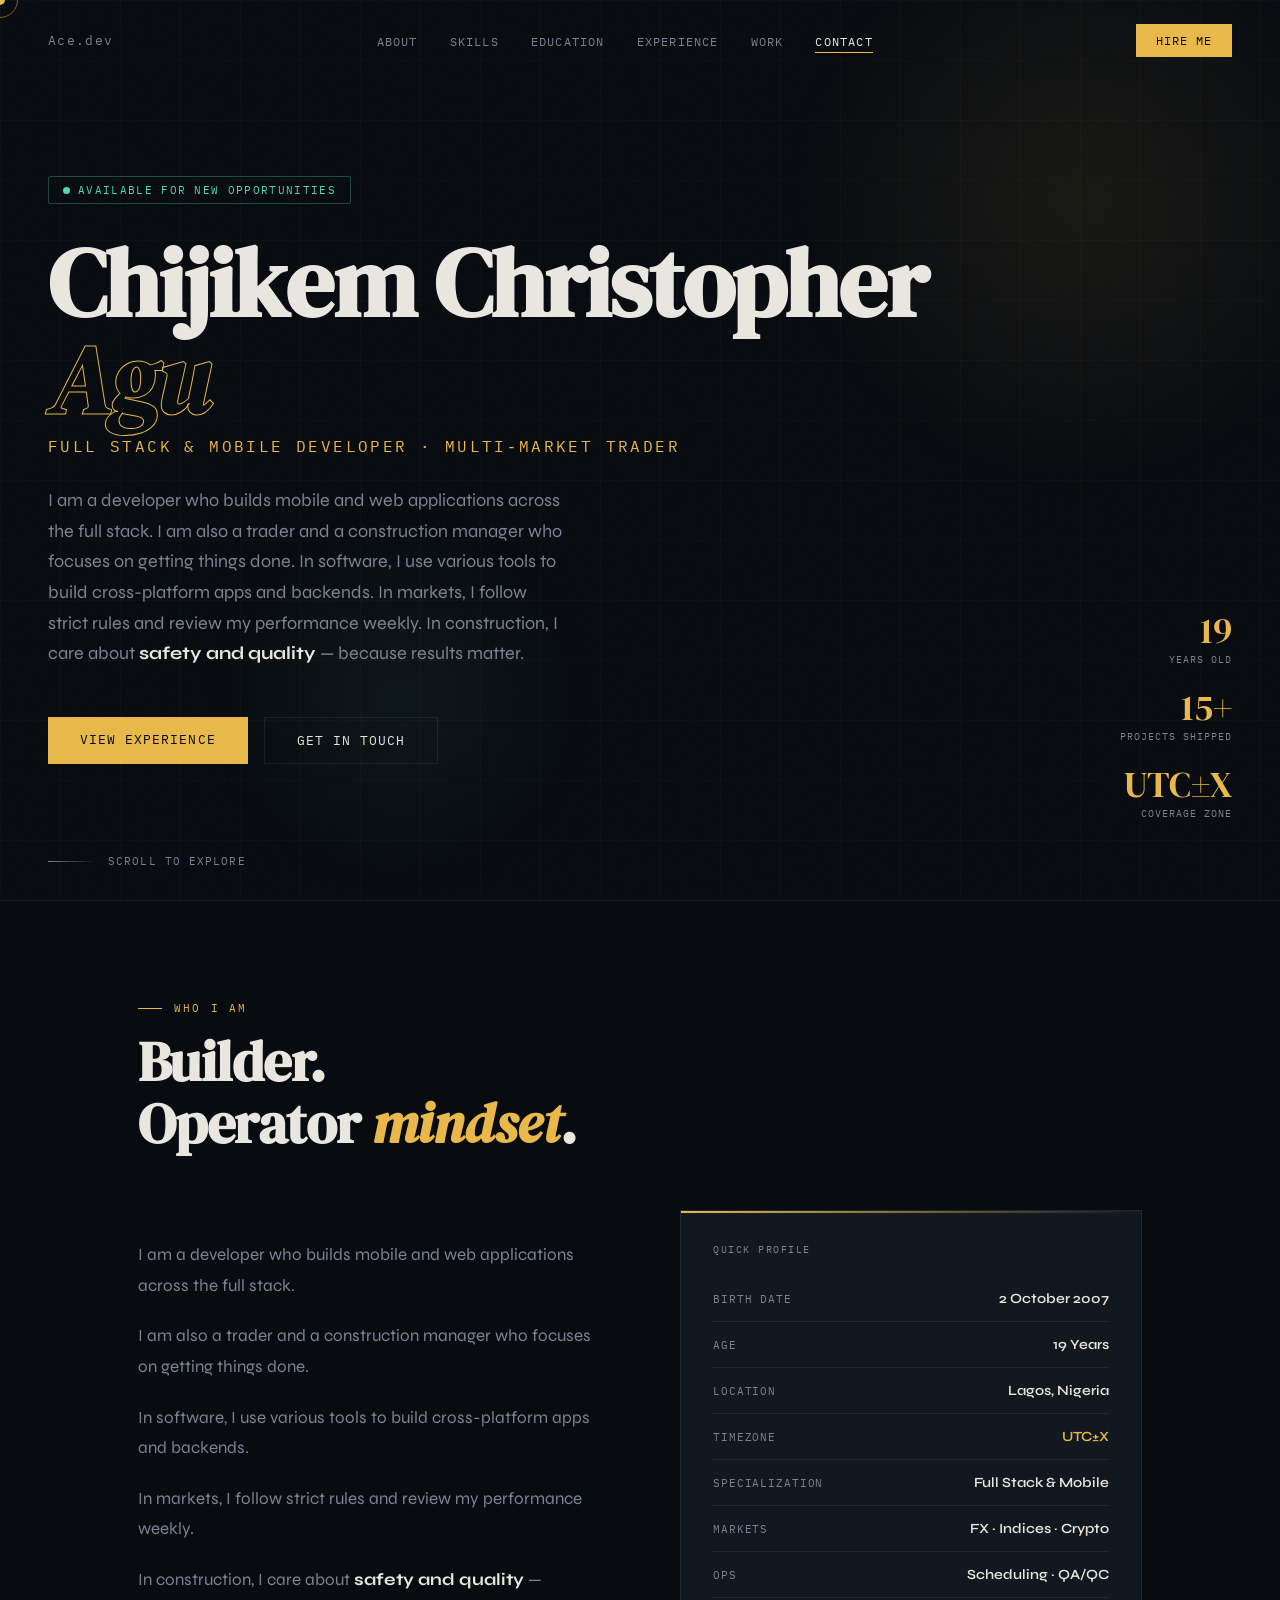
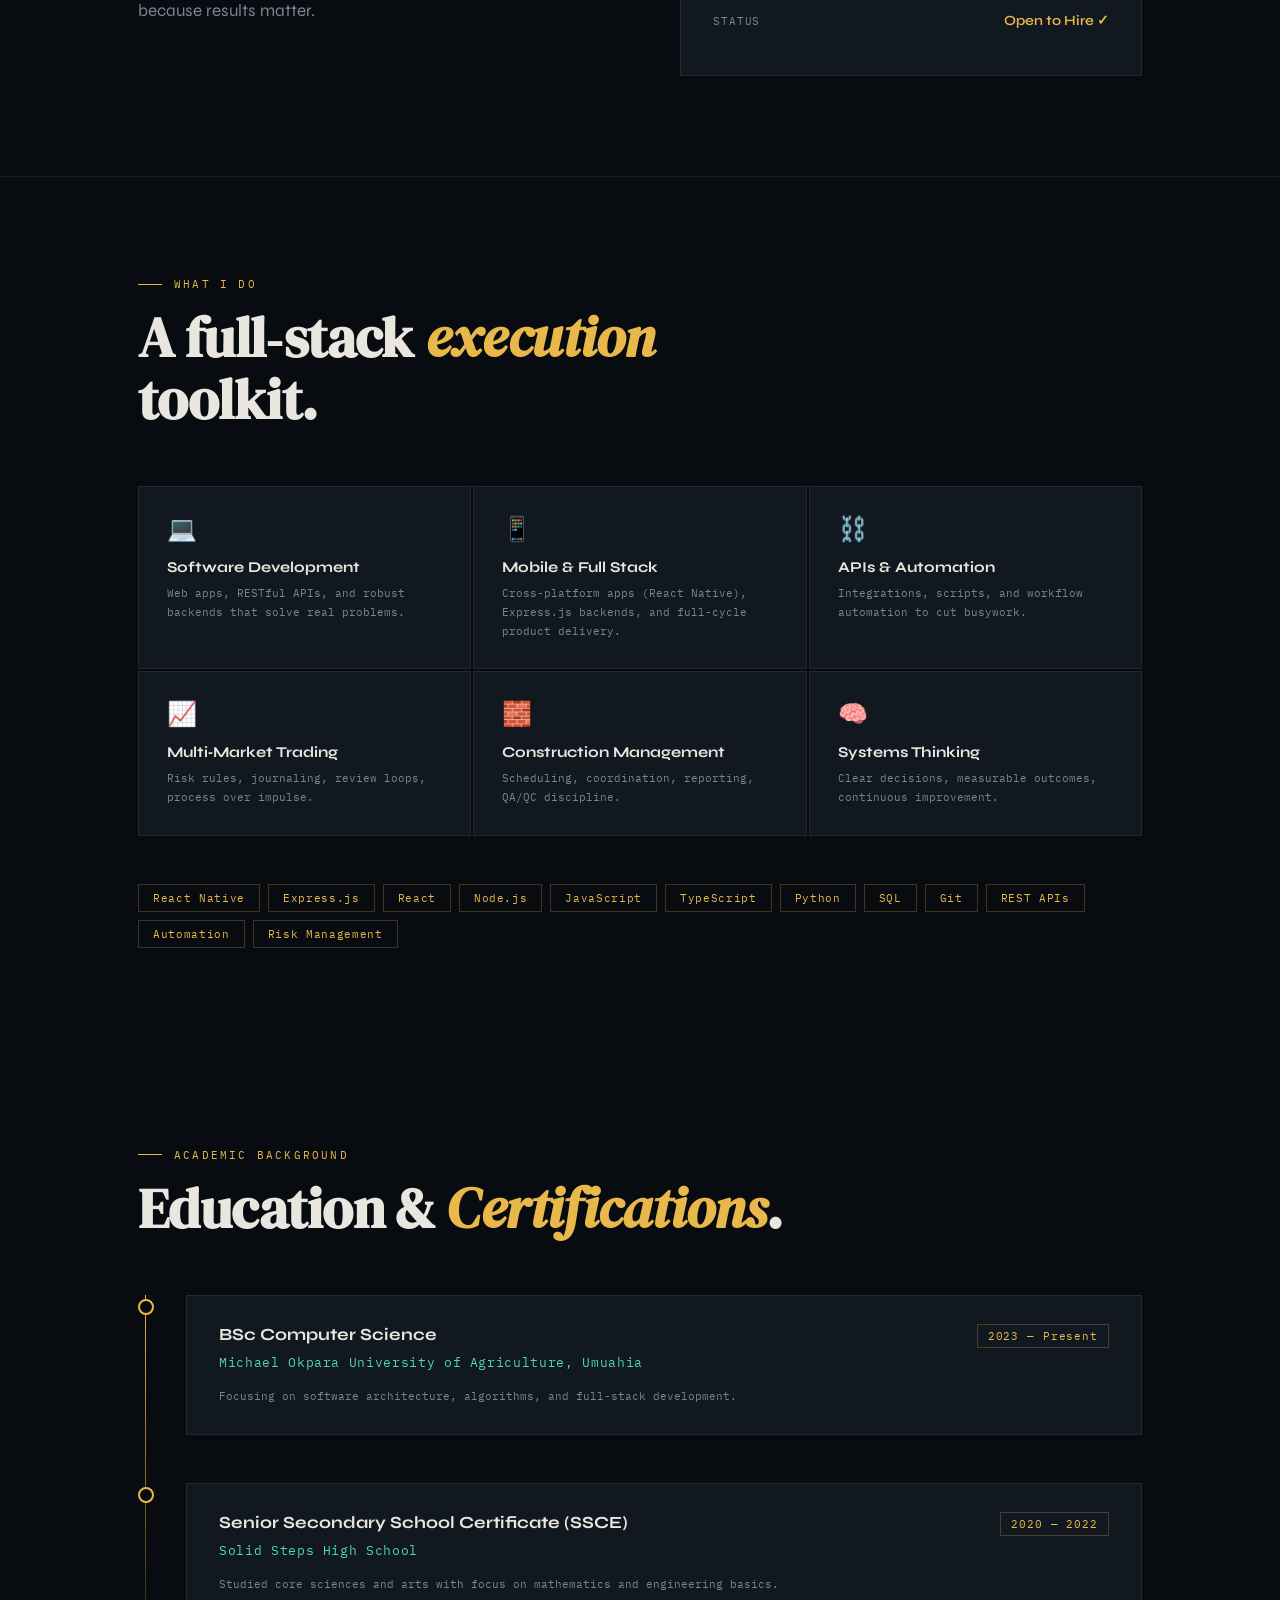
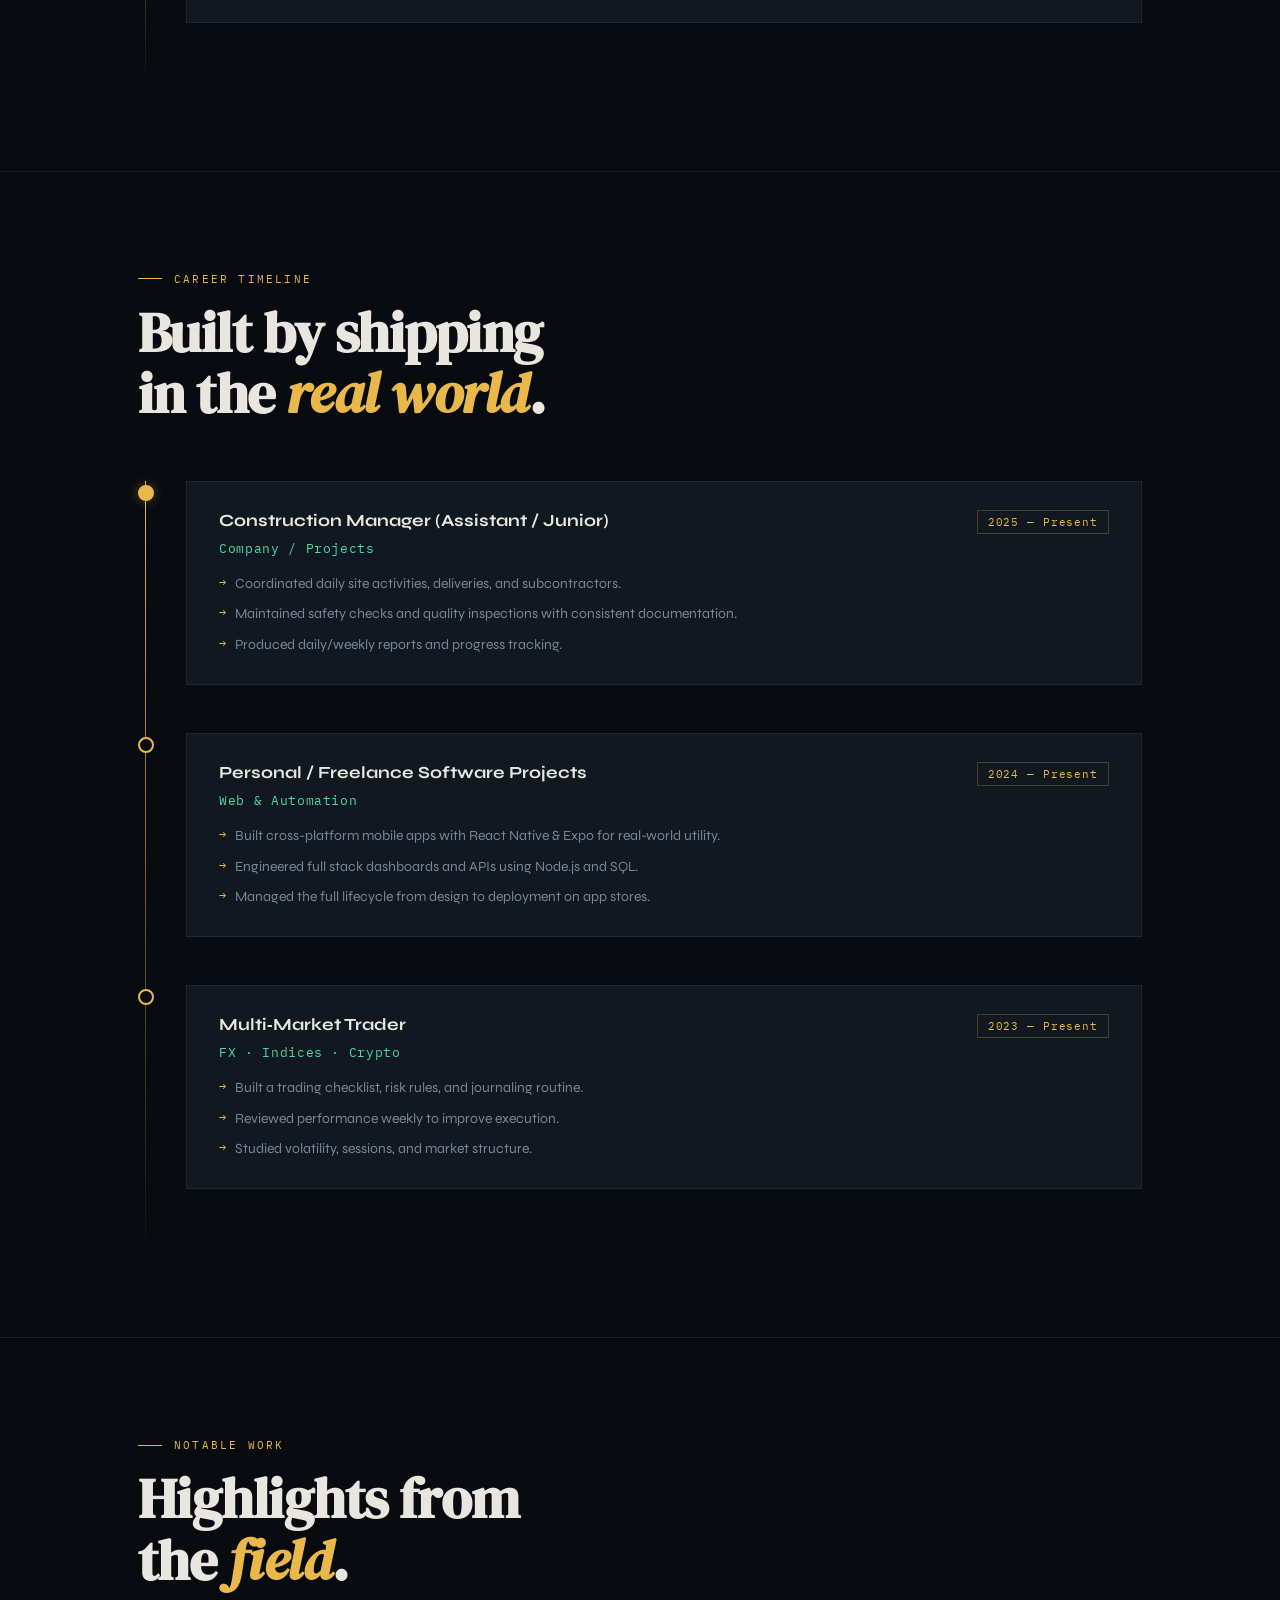
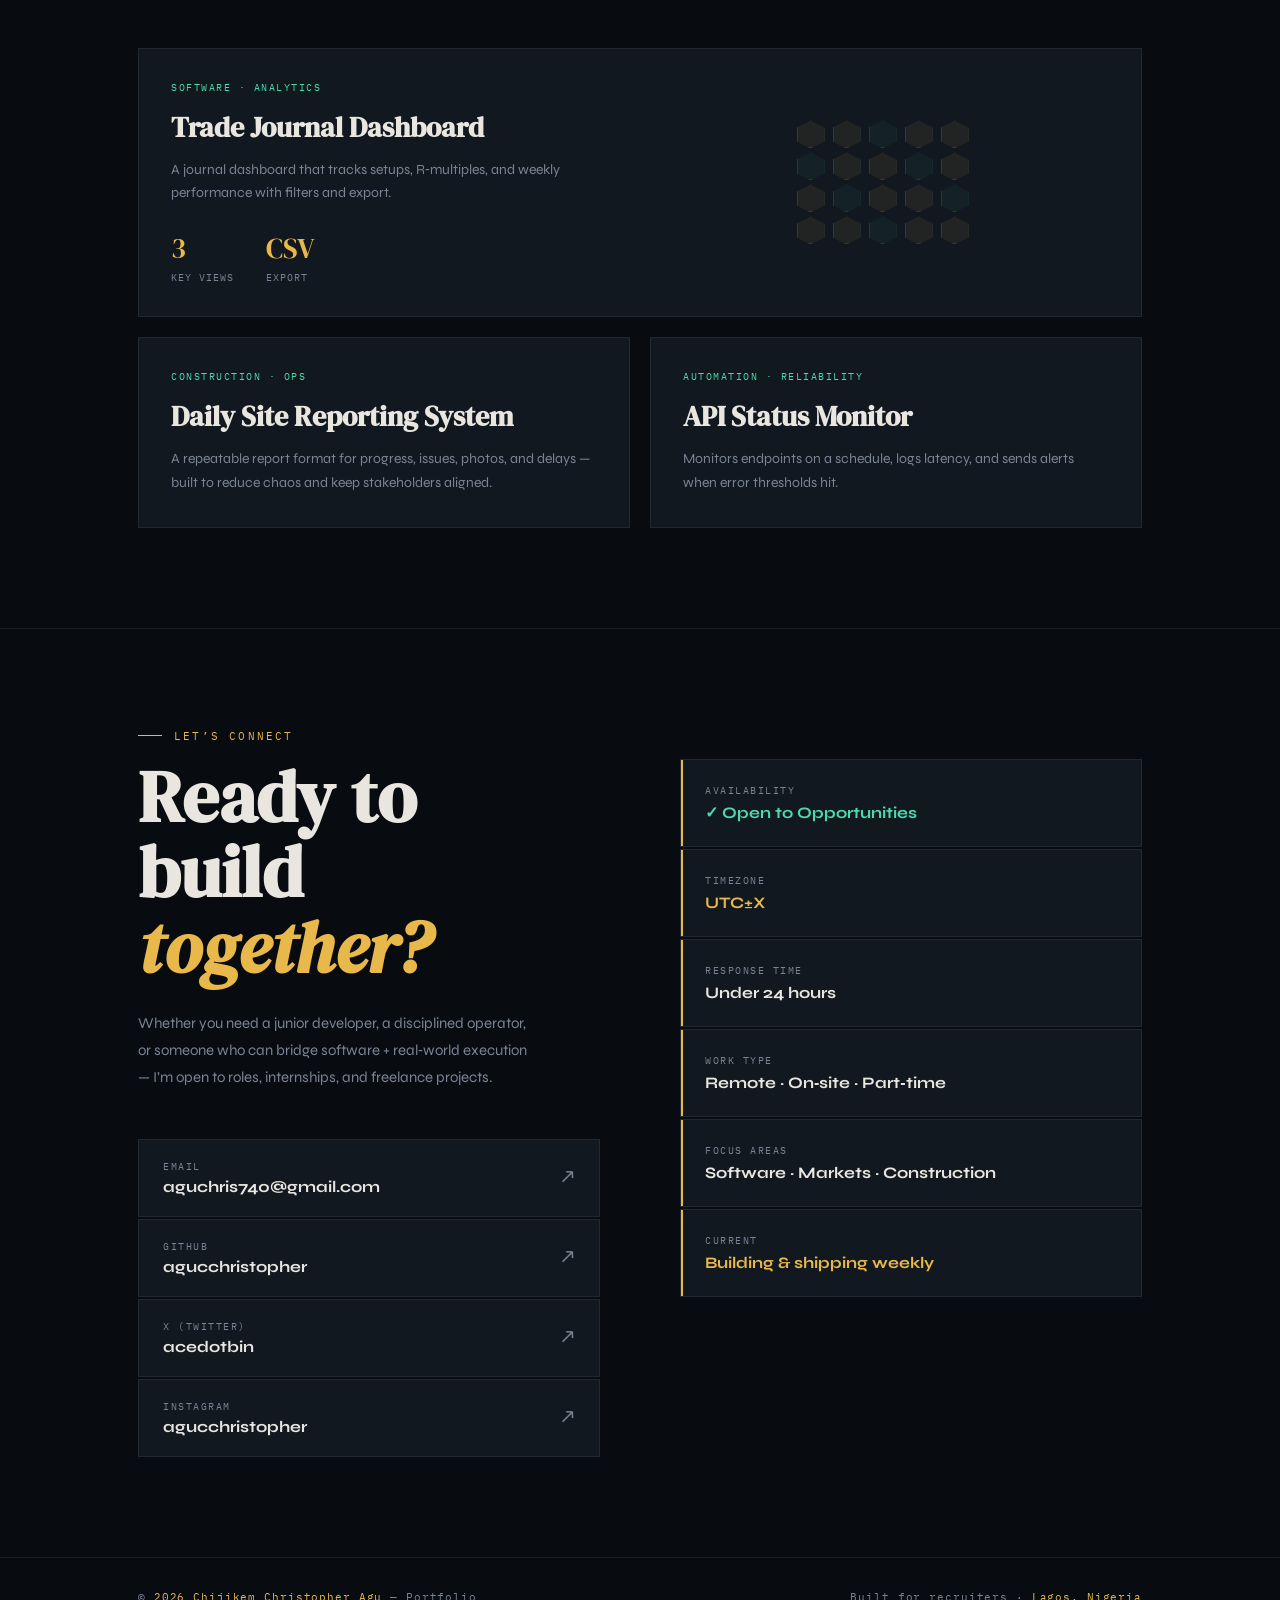
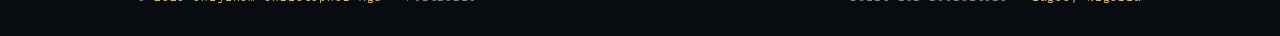
<file: index.html>
<!doctype html>
<html lang="en">

<head>
  <meta charset="UTF-8" />
  <meta name="viewport" content="width=device-width, initial-scale=1.0" />
  <meta name="theme-color" content="#080b10" />
  <title>Chijikem Christopher Agu — Software • Trading • Construction</title>
  <link rel="preconnect" href="https://fonts.googleapis.com" />
  <link rel="preconnect" href="https://fonts.gstatic.com" crossorigin />
  <link
    href="https://fonts.googleapis.com/css2?family=DM+Serif+Display:ital@0;1&family=IBM+Plex+Mono:wght@300;400;500&family=Syne:wght@400;600;700;800&display=swap"
    rel="stylesheet" />
  <link rel="stylesheet" href="./styles.css" />
</head>

<body>
  <a class="sr-only skip-link" href="#about">Skip to content</a>
  <div class="cursor" id="cursor" aria-hidden="true"></div>
  <div class="cursor-ring" id="cursorRing" aria-hidden="true"></div>

  <nav>
    <a href="#hero" class="nav-logo"><span id="logo-main">YN</span><span id="logo-ext">.dev</span></a>
    <ul class="nav-links">
      <li><a href="#about">About</a></li>
      <li><a href="#skills">Skills</a></li>
      <li><a href="#education">Education</a></li>
      <li><a href="#experience">Experience</a></li>
      <li><a href="#work">Work</a></li>
      <li><a href="#contact">Contact</a></li>
    </ul>
    <div class="nav-right">
      <a href="mailto:you@email.com" class="nav-cta info-email">Hire Me</a>
      <button class="nav-toggle" type="button" aria-expanded="false" aria-controls="mobileNav">
        <span class="sr-only">Open menu</span>
        <span class="nav-toggle-bars" aria-hidden="true"></span>
      </button>
    </div>
  </nav>

  <div id="mobileNav" class="mobile-nav" hidden>
    <a href="#about" class="mobile-link">About</a>
    <a href="#skills" class="mobile-link">Skills</a>
    <a href="#education" class="mobile-link">Education</a>
    <a href="#experience" class="mobile-link">Experience</a>
    <a href="#work" class="mobile-link">Work</a>
    <a href="#contact" class="mobile-link">Contact</a>
    <a href="mailto:you@email.com" class="mobile-cta info-email">Hire Me</a>
  </div>

  <section id="hero">
    <div class="hero-glow"></div>
    <div class="hero-glow-2"></div>

    <div class="hero-inner">
      <div id="hero-badge" class="hero-badge">Available for New Opportunities</div>
      <h1 class="hero-name"><span id="hero-firstname">Your</span><br /><span id="hero-surname"
          class="highlight">Name</span></h1>
      <div id="hero-title" class="hero-title">Software Developer · Trader · Manager</div>
      <p id="hero-desc" class="hero-desc">Building systems and managing execution.</p>
      <div class="hero-actions">
        <a href="#experience" class="btn-primary">View Experience</a>
        <a href="#contact" class="btn-secondary">Get In Touch</a>
      </div>
    </div>

    <div class="hero-stats" aria-label="Highlights">
      <div class="stat-item">
        <div id="stat-age" class="stat-num">--</div>
        <div class="stat-label">Years Old</div>
      </div>
      <div class="stat-item">
        <div id="stat-projects" class="stat-num">--</div>
        <div class="stat-label">Projects Shipped</div>
      </div>
      <div class="stat-item">
        <div id="stat-timezone" class="stat-num">--</div>
        <div class="stat-label">Coverage Zone</div>
      </div>
    </div>

    <div class="scroll-hint" aria-hidden="true">
      <div class="scroll-line"></div>
      Scroll to explore
    </div>
  </section>

  <section id="about">
    <div class="section-inner">
      <div class="section-label">Who I Am</div>
      <h2 class="section-title">Builder.<br />Operator <em>mindset</em>.</h2>
      <div class="about-grid">
        <div id="about-text" class="about-text reveal">
          <!-- Dynamic Bio -->
        </div>

        <div class="about-card reveal">
          <div class="about-card-label">Quick Profile</div>
          <div class="info-row">
            <span class="info-key">Birth Date</span>
            <span class="info-val" id="info-birthdate">--</span>
          </div>
          <div class="info-row">
            <span class="info-key">Age</span>
            <span class="info-val" id="info-age">--</span>
          </div>
          <div class="info-row">
            <span class="info-key">Location</span>
            <span class="info-val info-location">--</span>
          </div>
          <div class="info-row">
            <span class="info-key">Timezone</span>
            <span class="info-val accent info-timezone">--</span>
          </div>
          <div class="info-row">
            <span class="info-key">Specialization</span>
            <span class="info-val info-specialization">--</span>
          </div>
          <div class="info-row">
            <span class="info-key">Markets</span>
            <span class="info-val info-markets">--</span>
          </div>
          <div class="info-row">
            <span class="info-key">Ops</span>
            <span class="info-val info-ops">--</span>
          </div>
          <div class="info-row">
            <span class="info-key">Status</span>
            <span class="info-val accent" id="info-status">Open to Hire ✓</span>
          </div>
        </div>
      </div>
    </div>
  </section>

  <section id="skills">
    <div class="section-inner">
      <div class="section-label">What I Do</div>
      <h2 class="section-title">A full‑stack <em>execution</em><br />toolkit.</h2>

      <div id="skills-grid" class="skills-grid reveal">
        <!-- Dynamic Skills -->
      </div>

      <div id="tags-row" class="tags-row reveal" aria-label="Keywords">
        <!-- Dynamic Tags -->
      </div>
    </div>
  </section>

  <section id="education">
    <div class="section-inner">
      <div class="section-label">Academic Background</div>
      <h2 class="section-title">Education & <em>Certifications</em>.</h2>

      <div id="edu-timeline" class="timeline">
        <!-- Dynamic Education -->
      </div>
    </div>
  </section>

  <section id="experience">
    <div class="section-inner">
      <div class="section-label">Career Timeline</div>
      <h2 class="section-title">Built by shipping<br />in the <em>real world</em>.</h2>

      <div id="timeline" class="timeline">
        <!-- Dynamic Timeline -->
      </div>
    </div>
  </section>

  <section id="work">
    <div class="section-inner">
      <div class="section-label">Notable Work</div>
      <h2 class="section-title">Highlights from<br />the <em>field</em>.</h2>

      <div id="work-grid" class="work-grid">
        <!-- Dynamic Work -->
      </div>
    </div>
  </section>

  <section id="contact">
    <div class="contact-inner">
      <div class="section-label">Let’s Connect</div>
      <div class="contact-grid">
        <div class="contact-left reveal">
          <h2 class="contact-heading">Ready to<br />build <em>together?</em></h2>
          <p class="contact-subtext">Whether you need a junior developer, a disciplined operator, or someone who can
            bridge software + real‑world execution — I’m open to roles, internships, and freelance projects.</p>

          <div id="contact-links" class="contact-links">
            <!-- Dynamic Socials -->
          </div>
        </div>

        <div class="contact-right reveal">
          <div class="contact-fact">
            <div class="contact-fact-label">Availability</div>
            <div class="contact-fact-value green" id="contact-hire-status">✓ Open to Opportunities</div>
          </div>
          <div class="contact-fact">
            <div class="contact-fact-label">Timezone</div>
            <div class="contact-fact-value gold info-timezone">--</div>
          </div>
          <div class="contact-fact">
            <div class="contact-fact-label">Response Time</div>
            <div class="contact-fact-value">Under 24 hours</div>
          </div>
          <div class="contact-fact">
            <div class="contact-fact-label">Work Type</div>
            <div class="contact-fact-value">Remote · On‑site · Part‑time</div>
          </div>
          <div class="contact-fact">
            <div class="contact-fact-label">Focus Areas</div>
            <div class="contact-fact-value">Software · Markets · Construction</div>
          </div>
          <div class="contact-fact">
            <div class="contact-fact-label">Current</div>
            <div class="contact-fact-value gold">Building & shipping weekly</div>
          </div>
        </div>
      </div>
    </div>
  </section>

  <footer>
    <div class="footer-inner">
      <span class="footer-text">© <span id="year"></span> <span class="info-name-footer">Your Name</span> —
        Portfolio</span>
      <span class="footer-text">Built for recruiters · <span class="info-location-footer">Your City</span></span>
    </div>
  </footer>

  <script src="./data.js"></script>
  <script src="./script.js"></script>
</body>

</html>
</file>
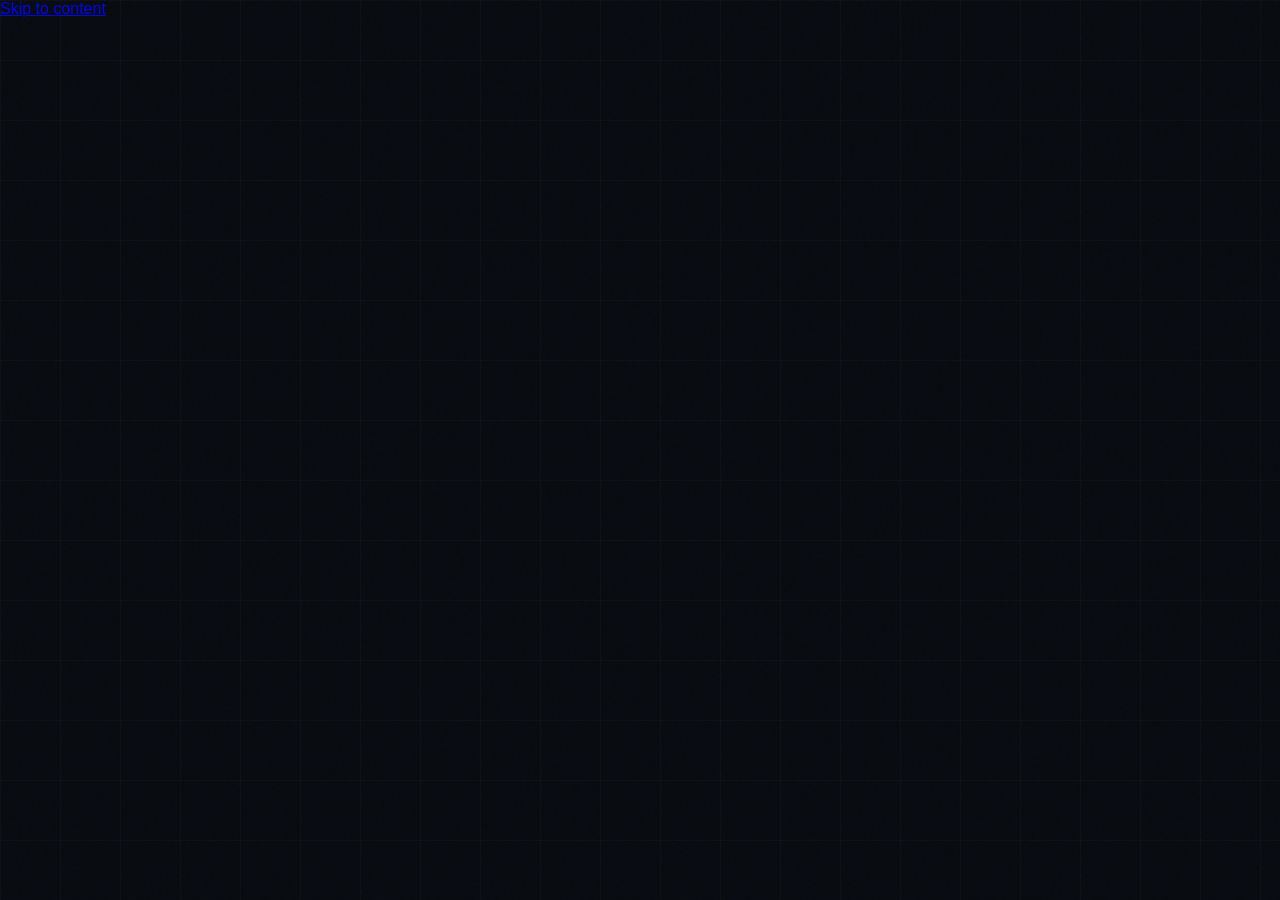
<file: second.html>
<!doctype html>
<html lang="en" data-theme="light">

<head>
    <meta charset="UTF-8" />
    <meta name="viewport" content="width=device-width, initial-scale=1" />
    <meta name="theme-color" content="#f8fafc" />
    <meta name="description"
        content="Portfolio of an 18-year-old software developer, multi-market trader, and construction manager." />
    <title>Alex Carter — Portfolio</title>
    <link rel="preconnect" href="https://fonts.googleapis.com" />
    <link rel="preconnect" href="https://fonts.gstatic.com" crossorigin />
    <link href="https://fonts.googleapis.com/css2?family=Inter:wght@400;500;600;700&display=swap" rel="stylesheet" />
    <link rel="stylesheet" href="./styles.css" />
</head>

<body data-contact-email="you@email.com">
    <a class="skip-link" href="#main">Skip to content</a>

    <!-- <header class="site-header">
      <div class="container header-inner">
        <a class="brand" href="#top" aria-label="Go to top">
          <span class="brand-mark" aria-hidden="true">AC</span>
          <span class="brand-text">Alex Carter</span>
        </a>

        <div class="header-actions">
          <a class="btn primary small" href="#contact">Hire me</a>
          <button
            class="theme-toggle"
            type="button"
            aria-label="Toggle theme"
            aria-pressed="false"
            title="Toggle theme"
          >
            <span class="theme-toggle-icon" aria-hidden="true"></span>
            <span class="theme-toggle-text">Theme</span>
          </button>

          <nav class="nav" aria-label="Primary">
            <button class="nav-toggle" type="button" aria-expanded="false" aria-controls="navMenu">
              <span class="sr-only">Open menu</span>
              <span class="nav-toggle-bars" aria-hidden="true"></span>
            </button>

            <div id="navMenu" class="nav-menu">
              <a class="nav-link" href="#about">About</a>
              <a class="nav-link" href="#services">Skills</a>
              <a class="nav-link" href="#experience">Experience</a>
              <a class="nav-link" href="#work">Work</a>
              <a class="nav-link" href="#contact">Contact</a>
            </div>
          </nav>
        </div>
      </div>
    </header> -->

    <!-- <main id="main">
      <section id="top" class="hero">
        <div class="container hero-grid">
          <div class="hero-copy">
            <a class="pill pill-link" href="#contact">
              <span class="dot" aria-hidden="true"></span>
              Available for new opportunities
            </a>

            <p class="kicker">AC.dev</p>
            <h1 class="hero-title">
              Alex<br />
              <span class="accent">Carter</span>
            </h1>

            <p class="hero-subtitle">
              Software Developer &nbsp;·&nbsp; Multi‑Market Trader &nbsp;·&nbsp;
              Construction Manager
            </p>
            <p class="lede">
              I build reliable software and operational systems — from clean UIs
              and APIs to risk rules and on‑site execution. I’m early-career,
              but I work like a pro: measurable outcomes and consistent
              delivery.
            </p>

            <div class="hero-cta">
              <a class="btn primary" href="#experience">View experience</a>
              <a class="btn" href="#contact">Get in touch</a>
            </div>

            <div class="metrics" role="list" aria-label="Key metrics">
              <div class="metric" role="listitem">
                <div class="metric-n">1+</div>
                <div class="metric-k">Years building</div>
              </div>
              <div class="metric" role="listitem">
                <div class="metric-n">5+</div>
                <div class="metric-k">Projects shipped</div>
              </div>
              <div class="metric" role="listitem">
                <div class="metric-n">UTC±X</div>
                <div class="metric-k">Coverage zone</div>
              </div>
            </div>

            <p class="scroll-hint" aria-hidden="true">Scroll to explore</p>
          </div>

          <aside class="hero-card" aria-label="Quick profile">
            <div class="card card-hero">
              <div class="card-top">
                <div class="avatar" aria-hidden="true">
                  <span>AC</span>
                </div>
                <div>
                  <div class="card-name">Alex Carter</div>
                  <div class="card-role">Software · Markets · Construction</div>
                </div>
              </div>

              <dl class="card-dl">
                <div class="card-dl-row">
                  <dt>Location</dt>
                  <dd>Your City, Country</dd>
                </div>
                <div class="card-dl-row">
                  <dt>Timezone</dt>
                  <dd>UTC±X</dd>
                </div>
                <div class="card-dl-row">
                  <dt>Focus</dt>
                  <dd>Frontend · APIs · Ops</dd>
                </div>
                <div class="card-dl-row">
                  <dt>Status</dt>
                  <dd><span class="badge">Open to hire ✓</span></dd>
                </div>
              </dl>

              <div class="card-actions">
                <a class="btn small primary" href="#contact">Email me</a>
                <a
                  class="btn small ghost"
                  href="./Alex-Carter-Resume.pdf"
                  download
                  >Résumé</a
                >
              </div>
            </div>
          </aside>
        </div>
      </section>

      <section id="about" class="section">
        <div class="container">
          <div class="section-head">
            <h2>Who I am</h2>
            <p class="lead-2">
              <strong>Builder.</strong> <em>Operator.</em>
              <strong>Systems thinker.</strong>
            </p>
          </div>

          <div class="about-grid">
            <div class="panel">
              <p class="about-copy">
                I’m an 18‑year‑old software developer and multi‑market trader
                who also manages construction workflows. I’m comfortable
                switching contexts: debugging code, mapping risk, and
                coordinating crews.
              </p>
              <p class="about-copy">
                My edge is combining clear communication with execution —
                shipping small, reviewing results, and improving the system each
                week.
              </p>
            </div>
            <div class="panel">
              <h3>Quick profile</h3>
              <dl class="profile">
                <div class="profile-row">
                  <dt>Location</dt>
                  <dd>Your City, Country</dd>
                </div>
                <div class="profile-row">
                  <dt>Timezone</dt>
                  <dd>UTC±X</dd>
                </div>
                <div class="profile-row">
                  <dt>Specialties</dt>
                  <dd>Frontend · APIs · Automation</dd>
                </div>
                <div class="profile-row">
                  <dt>Status</dt>
                  <dd><span class="badge">Open to hire</span></dd>
                </div>
              </dl>
            </div>
          </div>

          <div class="panel panel-wide">
            <div class="panel-wide-top">
              <h3>Skills</h3>
              <p class="panel-wide-note">
                Built for recruiters — specific, not buzzwords.
              </p>
            </div>
            <div class="tags" aria-label="Skills">
              <span class="tag">JavaScript</span>
              <span class="tag">TypeScript</span>
              <span class="tag">React</span>
              <span class="tag">Node.js</span>
              <span class="tag">Python</span>
              <span class="tag">SQL</span>
              <span class="tag">Git</span>
              <span class="tag">CI/CD</span>
              <span class="tag">Trading journal</span>
              <span class="tag">Scheduling</span>
              <span class="tag">QA/QC</span>
            </div>
          </div>
        </div>
      </section>

      <section id="services" class="section section-alt">
        <div class="container">
          <div class="section-head">
            <h2>What I do</h2>
            <p>A full‑stack <em>execution</em> toolkit.</p>
          </div>

          <div class="services">
            <article class="service">
              <div class="service-icon" aria-hidden="true">⌘</div>
              <h3>Software development</h3>
              <p>
                Modern web apps with practical UX, clean architecture, and
                maintainable code.
              </p>
            </article>
            <article class="service">
              <div class="service-icon" aria-hidden="true">🧩</div>
              <h3>Frontend engineering</h3>
              <p>
                Responsive layouts, component systems, accessibility, and
                performance polish.
              </p>
            </article>
            <article class="service">
              <div class="service-icon" aria-hidden="true">⛓</div>
              <h3>APIs & automation</h3>
              <p>
                Integrations, scripts, and tools that remove busywork and reduce
                operational noise.
              </p>
            </article>
            <article class="service">
              <div class="service-icon" aria-hidden="true">↗</div>
              <h3>Multi‑market trading</h3>
              <p>
                Process‑driven execution with risk rules, journaling, and
                continuous review.
              </p>
            </article>
            <article class="service">
              <div class="service-icon" aria-hidden="true">🧱</div>
              <h3>Construction ops</h3>
              <p>
                Scheduling, QA/QC checks, and site reporting that stays
                consistent under pressure.
              </p>
            </article>
            <article class="service">
              <div class="service-icon" aria-hidden="true">🤝</div>
              <h3>Stakeholder communication</h3>
              <p>
                Clear updates, crisp documentation, and decisions written down
                for alignment.
              </p>
            </article>
          </div>
        </div>
      </section>

      <section id="experience" class="section">
        <div class="container">
          <div class="section-head">
            <h2>Career timeline</h2>
            <p>
              Built in the trenches — construction, markets, and software
              shipping.
            </p>
          </div>

          <ol class="timeline">
            <li class="timeline-item">
              <div class="timeline-dot" aria-hidden="true"></div>
              <div class="timeline-content">
                <div class="timeline-top">
                  <h3>Construction Manager (Assistant / Junior)</h3>
                  <div class="timeline-meta">
                    2025 — Present · Company / Projects
                  </div>
                </div>
                <ul>
                  <li>
                    Coordinated daily site activities, deliveries, and
                    subcontractors.
                  </li>
                  <li>
                    Kept safety checks and quality inspections consistent and
                    documented.
                  </li>
                  <li>Produced daily/weekly reports and progress tracking.</li>
                </ul>
              </div>
            </li>

            <li class="timeline-item">
              <div class="timeline-dot" aria-hidden="true"></div>
              <div class="timeline-content">
                <div class="timeline-top">
                  <h3>Freelance / Personal Software Projects</h3>
                  <div class="timeline-meta">
                    2024 — Present · Web & automation
                  </div>
                </div>
                <ul>
                  <li>
                    Built portfolio-ready apps with clean UI and reusable
                    components.
                  </li>
                  <li>
                    Automated repetitive tasks for reporting and data cleanup.
                  </li>
                  <li>
                    Practiced Git workflows, code reviews, and deployment
                    basics.
                  </li>
                </ul>
              </div>
            </li>

            <li class="timeline-item">
              <div class="timeline-dot" aria-hidden="true"></div>
              <div class="timeline-content">
                <div class="timeline-top">
                  <h3>Multi‑Market Trader</h3>
                  <div class="timeline-meta">
                    2023 — Present · FX, indices, crypto
                  </div>
                </div>
                <ul>
                  <li>
                    Maintained a trading journal and performance review cadence.
                  </li>
                  <li>
                    Developed risk rules and a repeatable execution checklist.
                  </li>
                  <li>
                    Studied market structure, volatility, and session behavior.
                  </li>
                </ul>
              </div>
            </li>
          </ol>
        </div>
      </section>

      <section id="work" class="section section-alt">
        <div class="container">
          <div class="section-head">
            <h2>Notable work</h2>
            <p>Highlights that show scope, systems thinking, and delivery.</p>
          </div>

          <div class="highlights">
            <article class="highlight">
              <div class="highlight-top">
                <p class="highlight-k">Software · Analytics</p>
                <h3>Trade Journal Dashboard</h3>
              </div>
              <p class="highlight-desc">
                A journal that tracks setups, R‑multiples, and weekly
                performance with filtering and export.
              </p>
              <div class="tags">
                <span class="tag">React</span>
                <span class="tag">TypeScript</span>
                <span class="tag">CSV</span>
              </div>
              <div class="project-links">
                <a
                  href="https://github.com/your-username/trade-journal"
                  target="_blank"
                  rel="noreferrer"
                  >Code</a
                >
                <a
                  href="https://your-demo-link.com"
                  target="_blank"
                  rel="noreferrer"
                  >Live</a
                >
              </div>
            </article>

            <article class="highlight">
              <div class="highlight-top">
                <p class="highlight-k">Construction · Ops</p>
                <h3>Daily Site Reporting System</h3>
              </div>
              <p class="highlight-desc">
                A repeatable reporting workflow for progress, issues, photos,
                and delays — built to reduce chaos.
              </p>
              <div class="tags">
                <span class="tag">Templates</span>
                <span class="tag">QA/QC</span>
                <span class="tag">Scheduling</span>
              </div>
              <div class="project-links">
                <a href="#contact">Request details</a>
              </div>
            </article>

            <article class="highlight">
              <div class="highlight-top">
                <p class="highlight-k">Automation · Reliability</p>
                <h3>API Status Monitor</h3>
              </div>
              <p class="highlight-desc">
                Monitors endpoints on a schedule, logs latency, and sends alerts
                when error thresholds hit.
              </p>
              <div class="tags">
                <span class="tag">Node.js</span>
                <span class="tag">Cron</span>
                <span class="tag">Webhooks</span>
              </div>
              <div class="project-links">
                <a
                  href="https://github.com/your-username/api-monitor"
                  target="_blank"
                  rel="noreferrer"
                  >Code</a
                >
                <a
                  href="https://your-demo-link.com"
                  target="_blank"
                  rel="noreferrer"
                  >Docs</a
                >
              </div>
            </article>
          </div>
        </div>
      </section>

      <section id="contact" class="section">
        <div class="container">
          <div class="contact-grid">
            <div>
              <div class="section-head left">
                <h2>Let’s connect</h2>
                <p>
                  Ready to build together? I’m open to full‑time, part‑time, and
                  freelance work.
                </p>
              </div>
              <div class="contact-cards">
                <a class="contact-card" href="mailto:you@email.com">
                  <div class="contact-k">Email</div>
                  <div class="contact-v">you@email.com</div>
                </a>
                <a
                  class="contact-card"
                  href="https://github.com/your-username"
                  target="_blank"
                  rel="noreferrer"
                >
                  <div class="contact-k">GitHub</div>
                  <div class="contact-v">github.com/your-username</div>
                </a>
                <a
                  class="contact-card"
                  href="https://www.linkedin.com/in/your-handle"
                  target="_blank"
                  rel="noreferrer"
                >
                  <div class="contact-k">LinkedIn</div>
                  <div class="contact-v">linkedin.com/in/your-handle</div>
                </a>
              </div>

              <div class="availability">
                <div class="availability-item">
                  <div class="availability-k">Availability</div>
                  <div class="availability-v">✓ Open to opportunities</div>
                </div>
                <div class="availability-item">
                  <div class="availability-k">Work type</div>
                  <div class="availability-v">Remote · On‑site · Hybrid</div>
                </div>
                <div class="availability-item">
                  <div class="availability-k">Response time</div>
                  <div class="availability-v">Under 24 hours</div>
                </div>
              </div>
            </div>

            <form class="form" id="contactForm">
              <label>
                <span>Name</span>
                <input
                  name="name"
                  autocomplete="name"
                  required
                  placeholder="Your name"
                />
              </label>
              <label>
                <span>Email</span>
                <input
                  type="email"
                  name="email"
                  autocomplete="email"
                  required
                  placeholder="you@email.com"
                />
              </label>
              <label>
                <span>Message</span>
                <textarea
                  name="message"
                  rows="5"
                  required
                  placeholder="Tell me what you’re building (or hiring for)…"
                ></textarea>
              </label>
              <button class="btn primary" type="submit">Send</button>
              <p class="form-note" id="formNote" aria-live="polite"></p>
            </form>
          </div>
        </div>
      </section>
    </main>

<footer class="footer">
    <div class="container footer-inner">
        <div>© <span id="year"></span> Alex Carter. All rights reserved.</div>
        <a class="back-to-top" href="#top">Back to top</a>
    </div>
</footer>

<script src="./script.js"></script>
</body>

</html> -->
</file>
<file: styles.css>
:root {
  --bg: #080b10;
  --surface: #0d1117;
  --card: #111820;
  --border: rgba(255, 255, 255, 0.07);
  --gold: #e8b84b;
  --gold-dim: rgba(232, 184, 75, 0.15);
  --gold-glow: rgba(232, 184, 75, 0.35);
  --text: #e8e6df;
  --muted: #7a8494;
  --accent: #4dd9ac;
  --accent-dim: rgba(77, 217, 172, 0.12);
}

*,
*::before,
*::after {
  box-sizing: border-box;
  margin: 0;
  padding: 0;
}

html {
  scroll-behavior: smooth;
}

body {
  background: var(--bg);
  color: var(--text);
  font-family: "Syne", sans-serif;
  overflow-x: hidden;
  cursor: auto;
}

/* Custom cursor */
.cursor {
  position: fixed;
  width: 10px;
  height: 10px;
  background: var(--gold);
  border-radius: 50%;
  pointer-events: none;
  z-index: 9999;
  transform: translate(-50%, -50%);
  transition: transform 0.1s, width 0.2s, height 0.2s, background 0.2s;
  mix-blend-mode: screen;
}
.cursor-ring {
  position: fixed;
  width: 36px;
  height: 36px;
  border: 1.5px solid rgba(232, 184, 75, 0.5);
  border-radius: 50%;
  pointer-events: none;
  z-index: 9998;
  transform: translate(-50%, -50%);
  transition: transform 0.18s ease, width 0.25s, height 0.25s, border-color 0.25s;
}
body:hover .cursor {
  opacity: 1;
}

.sr-only{
  position:absolute !important;
  width:1px;
  height:1px;
  padding:0;
  margin:-1px;
  overflow:hidden;
  clip: rect(0, 0, 0, 0);
  white-space:nowrap;
  border:0;
}
.skip-link:focus{
  clip: auto;
  width:auto;
  height:auto;
  margin:0;
  padding: 10px 14px;
  position: fixed;
  z-index: 1000;
  left: 16px;
  top: 16px;
  background: var(--card);
  border: 1px solid rgba(232, 184, 75, 0.35);
  color: var(--text);
  text-decoration:none;
}

/* Noise texture overlay */
body::before {
  content: "";
  position: fixed;
  inset: 0;
  background-image: url("data:image/svg+xml,%3Csvg viewBox='0 0 256 256' xmlns='http://www.w3.org/2000/svg'%3E%3Cfilter id='noise'%3E%3CfeTurbulence type='fractalNoise' baseFrequency='0.9' numOctaves='4' stitchTiles='stitch'/%3E%3C/filter%3E%3Crect width='100%25' height='100%25' filter='url(%23noise)' opacity='0.04'/%3E%3C/svg%3E");
  pointer-events: none;
  z-index: 0;
  opacity: 0.4;
}

/* Grid background lines */
body::after {
  content: "";
  position: fixed;
  inset: 0;
  background-image: linear-gradient(rgba(232, 184, 75, 0.03) 1px, transparent 1px),
    linear-gradient(90deg, rgba(232, 184, 75, 0.03) 1px, transparent 1px);
  background-size: 60px 60px;
  pointer-events: none;
  z-index: 0;
}

/* NAV */
nav {
  position: fixed;
  top: 0;
  left: 0;
  right: 0;
  z-index: 100;
  display: flex;
  justify-content: space-between;
  align-items: center;
  padding: 24px 48px;
  border-bottom: 1px solid transparent;
  background: transparent;
  transition: padding 0.4s cubic-bezier(0.4, 0, 0.2, 1), 
              background 0.4s cubic-bezier(0.4, 0, 0.2, 1), 
              border-color 0.4s cubic-bezier(0.4, 0, 0.2, 1);
}

nav.is-scrolled {
  padding: 16px 48px;
  border-bottom-color: var(--border);
  background: rgba(8, 11, 16, 0.85);
  backdrop-filter: blur(20px);
}
.nav-right{
  display:flex;
  align-items:center;
  gap: 14px;
}
.nav-toggle{
  display:none;
  background: transparent;
  border: 1px solid var(--border);
  width: 44px;
  height: 40px;
  cursor: pointer;
  place-items:center;
}
.nav-toggle:focus-visible{
  outline: 2px solid var(--gold);
  outline-offset: 3px;
}
.nav-toggle-bars{
  width: 18px;
  height: 2px;
  background: var(--text);
  position: relative;
  display:block;
  transition: background 0.2s;
}
.nav-toggle-bars::before,
.nav-toggle-bars::after{
  content:"";
  position:absolute;
  left: 0;
  width: 18px;
  height: 2px;
  background: var(--text);
  transition: transform 0.3s cubic-bezier(0.4, 0, 0.2, 1);
}
.nav-toggle-bars::before{ top: -6px; }
.nav-toggle-bars::after{ top: 6px; }

.nav-toggle[aria-expanded="true"] .nav-toggle-bars {
  background: transparent;
}
.nav-toggle[aria-expanded="true"] .nav-toggle-bars::before {
  transform: translateY(6px) rotate(45deg);
}
.nav-toggle[aria-expanded="true"] .nav-toggle-bars::after {
  transform: translateY(-6px) rotate(-45deg);
}

.mobile-nav{
  display: none;
  position: fixed;
  left: 0;
  right: 0;
  top: var(--nav-h, 69px);
  z-index: 99;
  background: rgba(8, 11, 16, 0.92);
  border-bottom: 1px solid var(--border);
  backdrop-filter: blur(20px);
  padding: 14px 20px 20px;
  gap: 10px;
  transform-origin: top;
  animation: mobileDrop .18s ease both;
}
.mobile-nav:not([hidden]) {
  display: grid;
}
@media (min-width: 769px) {
  .mobile-nav {
    display: none !important;
  }
}
@keyframes mobileDrop{
  from { opacity: 0; transform: translateY(-8px); }
  to { opacity: 1; transform: translateY(0); }
}

/* Removed active state color since it's now handled by underline in nav-links a */
.mobile-link{
  font-family: "IBM Plex Mono", monospace;
  font-size: 12px;
  color: var(--muted);
  letter-spacing: 0.08em;
  text-transform: uppercase;
  text-decoration: none;
  padding: 12px 12px;
  border: 1px solid var(--border);
  background: rgba(17, 24, 32, 0.65);
}
.mobile-link:hover{
  color: var(--gold);
  border-color: rgba(232, 184, 75, 0.25);
}
.mobile-cta{
  font-family: "IBM Plex Mono", monospace;
  font-size: 12px;
  color: var(--bg);
  background: var(--gold);
  padding: 12px 12px;
  text-decoration:none;
  text-transform: uppercase;
  letter-spacing: 0.08em;
}
.mobile-cta:hover{
  background: #f5c94e;
  box-shadow: 0 0 20px var(--gold-glow);
}

/* Focus styles */
a:focus-visible{
  outline: 2px solid var(--gold);
  outline-offset: 3px;
}
.nav-logo {
  font-family: "IBM Plex Mono", monospace;
  font-size: 13px;
  color: var(--gold);
  letter-spacing: 0.1em;
  text-decoration: none;
}
.nav-logo span {
  color: var(--muted);
}
.nav-links {
  display: flex;
  gap: 32px;
  list-style: none;
}
.nav-links a {
  font-family: "IBM Plex Mono", monospace;
  font-size: 12px;
  color: var(--muted);
  text-decoration: none;
  letter-spacing: 0.1em;
  text-transform: uppercase;
  transition: color 0.3s ease;
  position: relative;
  padding: 4px 0;
}
.nav-links a:hover {
  color: var(--gold);
}
.nav-links a::after {
  content: "";
  position: absolute;
  bottom: 0;
  left: 0;
  width: 100%;
  height: 1px;
  background: var(--gold);
  transform: scaleX(0);
  transform-origin: right;
  transition: transform 0.4s cubic-bezier(0.4, 0, 0.2, 1);
}
.nav-links a.is-active {
  color: var(--text);
}
.nav-links a.is-active::after {
  transform: scaleX(1);
  transform-origin: left;
}
.nav-cta {
  font-family: "IBM Plex Mono", monospace;
  font-size: 12px;
  color: var(--bg);
  background: var(--gold);
  border: none;
  padding: 9px 20px;
  cursor: pointer;
  letter-spacing: 0.08em;
  text-transform: uppercase;
  text-decoration: none;
  transition: background 0.2s, box-shadow 0.2s;
}
.nav-cta:hover {
  background: #f5c94e;
  box-shadow: 0 0 20px var(--gold-glow);
}

/* HERO */
#hero {
  position: relative;
  min-height: 100vh;
  display: flex;
  align-items: center;
  padding: 120px 48px 80px;
  z-index: 1;
  overflow: hidden;
}
.hero-glow {
  position: absolute;
  width: 600px;
  height: 600px;
  background: radial-gradient(circle, rgba(232, 184, 75, 0.08) 0%, transparent 70%);
  top: -100px;
  right: -100px;
  pointer-events: none;
  animation: pulse 6s ease-in-out infinite;
}
.hero-glow-2 {
  position: absolute;
  width: 400px;
  height: 400px;
  background: radial-gradient(circle, rgba(77, 217, 172, 0.06) 0%, transparent 70%);
  bottom: 0;
  left: 200px;
  pointer-events: none;
  animation: pulse 8s ease-in-out infinite reverse;
}
@keyframes pulse {
  0%,
  100% {
    transform: scale(1);
    opacity: 1;
  }
  50% {
    transform: scale(1.1);
    opacity: 0.7;
  }
}

.hero-inner {
  max-width: 900px;
}

.hero-badge {
  display: inline-flex;
  align-items: center;
  gap: 8px;
  font-family: "IBM Plex Mono", monospace;
  font-size: 11px;
  color: var(--accent);
  border: 1px solid rgba(77, 217, 172, 0.3);
  padding: 6px 14px;
  border-radius: 2px;
  margin-bottom: 32px;
  letter-spacing: 0.12em;
  text-transform: uppercase;
  animation: fadeUp 0.6s ease both;
}
.hero-badge::before {
  content: "";
  width: 7px;
  height: 7px;
  background: var(--accent);
  border-radius: 50%;
  animation: blink 1.5s ease infinite;
}
@keyframes blink {
  0%,
  100% {
    opacity: 1;
  }
  50% {
    opacity: 0.3;
  }
}

.hero-name {
  font-family: "DM Serif Display", serif;
  font-size: clamp(52px, 8vw, 96px);
  line-height: 1;
  letter-spacing: -0.02em;
  margin-bottom: 8px;
  animation: fadeUp 0.6s 0.1s ease both;
}
.hero-name .highlight {
  color: transparent;
  -webkit-text-stroke: 1px var(--gold);
  font-style: italic;
}

.hero-title {
  font-family: "IBM Plex Mono", monospace;
  font-size: 16px;
  color: var(--gold);
  letter-spacing: 0.15em;
  text-transform: uppercase;
  margin-bottom: 28px;
  animation: fadeUp 0.6s 0.2s ease both;
}

.hero-desc {
  font-size: 18px;
  color: var(--muted);
  max-width: 520px;
  line-height: 1.7;
  margin-bottom: 48px;
  animation: fadeUp 0.6s 0.3s ease both;
}
.hero-desc strong {
  color: var(--text);
}

.hero-actions {
  display: flex;
  gap: 16px;
  flex-wrap: wrap;
  animation: fadeUp 0.6s 0.4s ease both;
}
.btn-primary {
  display: inline-block;
  font-family: "IBM Plex Mono", monospace;
  font-size: 13px;
  color: var(--bg);
  background: var(--gold);
  padding: 14px 32px;
  text-decoration: none;
  letter-spacing: 0.08em;
  text-transform: uppercase;
  transition: box-shadow 0.2s, transform 0.2s;
}
.btn-primary:hover {
  box-shadow: 0 0 30px var(--gold-glow);
  transform: translateY(-2px);
}

.btn-secondary {
  display: inline-block;
  font-family: "IBM Plex Mono", monospace;
  font-size: 13px;
  color: var(--text);
  background: transparent;
  border: 1px solid var(--border);
  padding: 14px 32px;
  text-decoration: none;
  letter-spacing: 0.08em;
  text-transform: uppercase;
  transition: border-color 0.2s, color 0.2s;
}
.btn-secondary:hover {
  border-color: var(--gold);
  color: var(--gold);
}

.hero-stats {
  position: absolute;
  right: 48px;
  bottom: 80px;
  display: flex;
  flex-direction: column;
  gap: 24px;
  animation: fadeUp 0.6s 0.5s ease both;
}
.stat-item {
  text-align: right;
}
.stat-num {
  font-family: "DM Serif Display", serif;
  font-size: 36px;
  color: var(--gold);
  line-height: 1;
}
.stat-label {
  font-family: "IBM Plex Mono", monospace;
  font-size: 10px;
  color: var(--muted);
  letter-spacing: 0.1em;
  text-transform: uppercase;
  margin-top: 4px;
}

.scroll-hint {
  position: absolute;
  bottom: 32px;
  left: 48px;
  display: flex;
  align-items: center;
  gap: 12px;
  font-family: "IBM Plex Mono", monospace;
  font-size: 11px;
  color: var(--muted);
  letter-spacing: 0.1em;
  text-transform: uppercase;
  animation: fadeUp 0.6s 0.6s ease both;
}
.scroll-line {
  width: 48px;
  height: 1px;
  background: linear-gradient(90deg, var(--muted), transparent);
}

@keyframes fadeUp {
  from {
    opacity: 0;
    transform: translateY(24px);
  }
  to {
    opacity: 1;
    transform: translateY(0);
  }
}

/* SECTION SHARED */
section {
  position: relative;
  z-index: 1;
}
.section-inner {
  max-width: 1100px;
  margin: 0 auto;
  padding: 100px 48px;
}

.section-label {
  font-family: "IBM Plex Mono", monospace;
  font-size: 11px;
  color: var(--gold);
  letter-spacing: 0.2em;
  text-transform: uppercase;
  margin-bottom: 16px;
  display: flex;
  align-items: center;
  gap: 12px;
}
.section-label::before {
  content: "";
  display: block;
  width: 24px;
  height: 1px;
  background: var(--gold);
}

.section-title {
  font-family: "DM Serif Display", serif;
  font-size: clamp(36px, 5vw, 56px);
  line-height: 1.1;
  margin-bottom: 56px;
  letter-spacing: -0.01em;
}
.section-title em {
  color: var(--gold);
  font-style: italic;
}

/* ABOUT */
#about {
  border-top: 1px solid var(--border);
}
.about-grid {
  display: grid;
  grid-template-columns: 1fr 1fr;
  gap: 80px;
  align-items: center;
}
.about-text p {
  font-size: 17px;
  color: var(--muted);
  line-height: 1.8;
  margin-bottom: 20px;
}
.about-text p strong {
  color: var(--text);
}

.about-card {
  background: var(--card);
  border: 1px solid var(--border);
  padding: 32px;
  position: relative;
  overflow: hidden;
}
.about-card::before {
  content: "";
  position: absolute;
  top: 0;
  left: 0;
  right: 0;
  height: 2px;
  background: linear-gradient(90deg, var(--gold), transparent);
}
.about-card-label {
  font-family: "IBM Plex Mono", monospace;
  font-size: 10px;
  color: var(--muted);
  letter-spacing: 0.15em;
  text-transform: uppercase;
  margin-bottom: 20px;
}
.info-row {
  display: flex;
  justify-content: space-between;
  align-items: center;
  padding: 14px 0;
  border-bottom: 1px solid var(--border);
}
.info-row:last-child {
  border-bottom: none;
}
.info-key {
  font-family: "IBM Plex Mono", monospace;
  font-size: 11px;
  color: var(--muted);
  letter-spacing: 0.08em;
  text-transform: uppercase;
}
.info-val {
  font-family: "Syne", sans-serif;
  font-size: 14px;
  color: var(--text);
  font-weight: 600;
}
.info-val.accent {
  color: var(--gold);
}

/* SKILLS */
#skills {
  border-top: 1px solid var(--border);
}

.skills-grid {
  display: grid;
  grid-template-columns: repeat(3, 1fr);
  gap: 2px;
}
.skill-block {
  background: var(--card);
  border: 1px solid var(--border);
  padding: 28px;
  transition: background 0.2s, border-color 0.2s;
  position: relative;
  overflow: hidden;
}
.skill-block:hover {
  background: #161e28;
  border-color: rgba(232, 184, 75, 0.3);
}
.skill-block:hover::before {
  content: "";
  position: absolute;
  inset: 0;
  background: linear-gradient(135deg, var(--gold-dim), transparent);
  pointer-events: none;
}
.skill-icon {
  font-size: 24px;
  margin-bottom: 14px;
}
.skill-name {
  font-size: 15px;
  font-weight: 700;
  margin-bottom: 8px;
  color: var(--text);
}
.skill-desc {
  font-family: "IBM Plex Mono", monospace;
  font-size: 11px;
  color: var(--muted);
  line-height: 1.7;
}

.tags-row {
  display: flex;
  flex-wrap: wrap;
  gap: 8px;
  margin-top: 48px;
}
.tag {
  font-family: "IBM Plex Mono", monospace;
  font-size: 11px;
  color: var(--gold);
  border: 1px solid rgba(232, 184, 75, 0.25);
  padding: 6px 14px;
  letter-spacing: 0.06em;
  transition: background 0.2s;
}
.tag:hover {
  background: var(--gold-dim);
}

/* EXPERIENCE */
#experience {
  border-top: 1px solid var(--border);
}

.timeline {
  position: relative;
  display: flex;
  flex-direction: column;
  gap: 0;
}
.timeline::before {
  content: "";
  position: absolute;
  left: 0;
  top: 0;
  bottom: 0;
  width: 1px;
  background: linear-gradient(180deg, var(--gold), rgba(232, 184, 75, 0.05));
  margin-left: 7px;
}

.timeline-item {
  display: grid;
  grid-template-columns: 16px 1fr;
  gap: 32px;
  padding-bottom: 48px;
  opacity: 0;
  transform: translateY(20px);
  transition: opacity 0.5s ease, transform 0.5s ease;
}
.timeline-item.visible {
  opacity: 1;
  transform: translateY(0);
}

.timeline-dot {
  width: 16px;
  height: 16px;
  border: 2px solid var(--gold);
  background: var(--bg);
  border-radius: 50%;
  margin-top: 4px;
  flex-shrink: 0;
  position: relative;
}
.timeline-dot.current {
  background: var(--gold);
  box-shadow: 0 0 12px var(--gold-glow);
}

.timeline-content {
  background: var(--card);
  border: 1px solid var(--border);
  padding: 28px 32px;
  transition: border-color 0.2s;
}
.timeline-content:hover {
  border-color: rgba(232, 184, 75, 0.25);
}

.timeline-header {
  display: flex;
  justify-content: space-between;
  align-items: flex-start;
  margin-bottom: 6px;
  gap: 16px;
  flex-wrap: wrap;
}
.timeline-role {
  font-size: 17px;
  font-weight: 700;
  color: var(--text);
}
.timeline-period {
  font-family: "IBM Plex Mono", monospace;
  font-size: 11px;
  color: var(--gold);
  letter-spacing: 0.08em;
  white-space: nowrap;
  padding: 4px 10px;
  border: 1px solid rgba(232, 184, 75, 0.25);
}
.timeline-company {
  font-family: "IBM Plex Mono", monospace;
  font-size: 13px;
  color: var(--accent);
  margin-bottom: 16px;
  letter-spacing: 0.05em;
}
.timeline-points {
  list-style: none;
  display: flex;
  flex-direction: column;
  gap: 8px;
}
.timeline-points li {
  font-size: 14px;
  color: var(--muted);
  padding-left: 16px;
  position: relative;
  line-height: 1.6;
}
.timeline-points li::before {
  content: "→";
  position: absolute;
  left: 0;
  color: var(--gold);
  font-family: "IBM Plex Mono", monospace;
  font-size: 12px;
}

/* WORK */
#work {
  border-top: 1px solid var(--border);
}

.work-grid {
  display: grid;
  grid-template-columns: 1fr 1fr;
  gap: 20px;
}
.work-card {
  background: var(--card);
  border: 1px solid var(--border);
  padding: 32px;
  position: relative;
  overflow: hidden;
  transition: border-color 0.2s, transform 0.2s;
  cursor: default;
}
.work-card:hover {
  border-color: rgba(232, 184, 75, 0.35);
  transform: translateY(-4px);
}
.work-card::after {
  content: "";
  position: absolute;
  inset: 0;
  background: linear-gradient(135deg, transparent 60%, var(--gold-dim));
  opacity: 0;
  transition: opacity 0.3s;
  pointer-events: none;
}
.work-card:hover::after {
  opacity: 1;
}
.work-card.featured {
  grid-column: span 2;
  display: grid;
  grid-template-columns: 1fr 1fr;
  gap: 40px;
  align-items: center;
}
.work-card-tag {
  font-family: "IBM Plex Mono", monospace;
  font-size: 10px;
  color: var(--accent);
  letter-spacing: 0.15em;
  text-transform: uppercase;
  margin-bottom: 14px;
}
.work-card-title {
  font-family: "DM Serif Display", serif;
  font-size: 28px;
  margin-bottom: 12px;
  color: var(--text);
}
.work-card-desc {
  font-size: 14px;
  color: var(--muted);
  line-height: 1.7;
}
.work-metrics {
  display: flex;
  gap: 32px;
  margin-top: 24px;
  flex-wrap: wrap;
}
.metric {
  display: flex;
  flex-direction: column;
  gap: 4px;
}
.metric-num {
  font-family: "DM Serif Display", serif;
  font-size: 28px;
  color: var(--gold);
}
.metric-label {
  font-family: "IBM Plex Mono", monospace;
  font-size: 10px;
  color: var(--muted);
  letter-spacing: 0.1em;
  text-transform: uppercase;
}
.work-visual {
  display: flex;
  align-items: center;
  justify-content: center;
  min-height: 180px;
}
.hex-grid {
  display: grid;
  grid-template-columns: repeat(5, 32px);
  gap: 4px;
  opacity: 0.5;
}
.hex {
  width: 28px;
  height: 28px;
  background: var(--gold-dim);
  border: 1px solid rgba(232, 184, 75, 0.3);
  clip-path: polygon(50% 0%, 100% 25%, 100% 75%, 50% 100%, 0% 75%, 0% 25%);
  animation: hexPulse 3s ease infinite;
}
.hex:nth-child(3n) {
  animation-delay: 0.5s;
  background: rgba(77, 217, 172, 0.1);
  border-color: rgba(77, 217, 172, 0.3);
}
.hex:nth-child(5n) {
  animation-delay: 1s;
}
@keyframes hexPulse {
  0%,
  100% {
    opacity: 0.4;
  }
  50% {
    opacity: 1;
  }
}

/* CONTACT */
#contact {
  border-top: 1px solid var(--border);
}
.contact-inner {
  max-width: 1100px;
  margin: 0 auto;
  padding: 100px 48px;
}
.contact-grid {
  display: grid;
  grid-template-columns: 1fr 1fr;
  gap: 80px;
  align-items: start;
}
.contact-heading {
  font-family: "DM Serif Display", serif;
  font-size: clamp(40px, 6vw, 72px);
  line-height: 1.05;
  margin-bottom: 24px;
}
.contact-heading em {
  color: var(--gold);
  font-style: italic;
}
.contact-subtext {
  font-size: 15px;
  color: var(--muted);
  line-height: 1.8;
  max-width: 400px;
}

.contact-links {
  display: flex;
  flex-direction: column;
  gap: 2px;
  margin-top: 48px;
}
.contact-link {
  display: flex;
  justify-content: space-between;
  align-items: center;
  padding: 20px 24px;
  background: var(--card);
  border: 1px solid var(--border);
  text-decoration: none;
  transition: border-color 0.2s, background 0.2s;
}
.contact-link:hover {
  border-color: rgba(232, 184, 75, 0.35);
  background: #161e28;
}
.contact-link-platform {
  font-family: "IBM Plex Mono", monospace;
  font-size: 10px;
  color: var(--muted);
  letter-spacing: 0.15em;
  text-transform: uppercase;
  margin-bottom: 4px;
}
.contact-link-handle {
  font-size: 16px;
  font-weight: 700;
  color: var(--text);
}
.contact-link:hover .contact-link-handle {
  color: var(--gold);
}
.contact-link-arrow {
  font-size: 20px;
  color: var(--muted);
  transition: transform 0.2s, color 0.2s;
}
.contact-link:hover .contact-link-arrow {
  transform: translate(4px, -4px);
  color: var(--gold);
}

.contact-right {
  display: flex;
  flex-direction: column;
  gap: 2px;
}
.contact-fact {
  background: var(--card);
  border: 1px solid var(--border);
  padding: 24px;
  position: relative;
}
.contact-fact::before {
  content: "";
  position: absolute;
  left: 0;
  top: 0;
  bottom: 0;
  width: 2px;
  background: var(--gold);
}
.contact-fact-label {
  font-family: "IBM Plex Mono", monospace;
  font-size: 10px;
  color: var(--muted);
  letter-spacing: 0.15em;
  text-transform: uppercase;
  margin-bottom: 6px;
}
.contact-fact-value {
  font-size: 16px;
  font-weight: 700;
  color: var(--text);
}
.contact-fact-value.gold {
  color: var(--gold);
}
.contact-fact-value.green {
  color: var(--accent);
}

/* FOOTER */
footer {
  border-top: 1px solid var(--border);
  position: relative;
  z-index: 1;
}
.footer-inner {
  max-width: 1100px;
  margin: 0 auto;
  padding: 32px 48px;
  display: flex;
  justify-content: space-between;
  align-items: center;
  flex-wrap: wrap;
  gap: 16px;
}
.footer-text {
  font-family: "IBM Plex Mono", monospace;
  font-size: 11px;
  color: var(--muted);
  letter-spacing: 0.08em;
}
.footer-text span {
  color: var(--gold);
}

/* REVEAL on scroll */
.reveal {
  opacity: 0;
  transform: translateY(30px);
  transition: opacity 0.6s ease, transform 0.6s ease;
}
.reveal.visible {
  opacity: 1;
  transform: translateY(0);
}

/* MOBILE */
@media (max-width: 768px) {
  nav {
    padding: 16px 20px;
  }
  .nav-links,
  .nav-cta {
    display: none;
  }
  .nav-toggle{
    display:grid;
  }
  #hero {
    padding: 100px 20px 60px;
  }
  .hero-stats {
    display: none;
  }
  .section-inner {
    padding: 60px 20px;
  }
  .about-grid,
  .skills-grid,
  .work-grid,
  .contact-grid {
    grid-template-columns: 1fr;
    gap: 24px;
  }
  .work-card.featured {
    grid-column: span 1;
    grid-template-columns: 1fr;
  }
  .timeline::before {
    left: 7px;
  }
  .contact-inner {
    padding: 60px 20px;
  }
  .footer-inner {
    padding: 24px 20px;
  }
}

/* Accessibility fallbacks */
@media (prefers-reduced-motion: reduce) {
  html {
    scroll-behavior: auto;
  }
  .hero-glow,
  .hero-glow-2,
  .hex {
    animation: none !important;
  }
  .reveal,
  .timeline-item {
    transition: none !important;
  }
}

body.cursor-disabled {
  cursor: auto;
}
body.cursor-disabled .cursor,
body.cursor-disabled .cursor-ring {
  display: none;
}

body.cursor-enabled{
  cursor: none;
}
</file>
